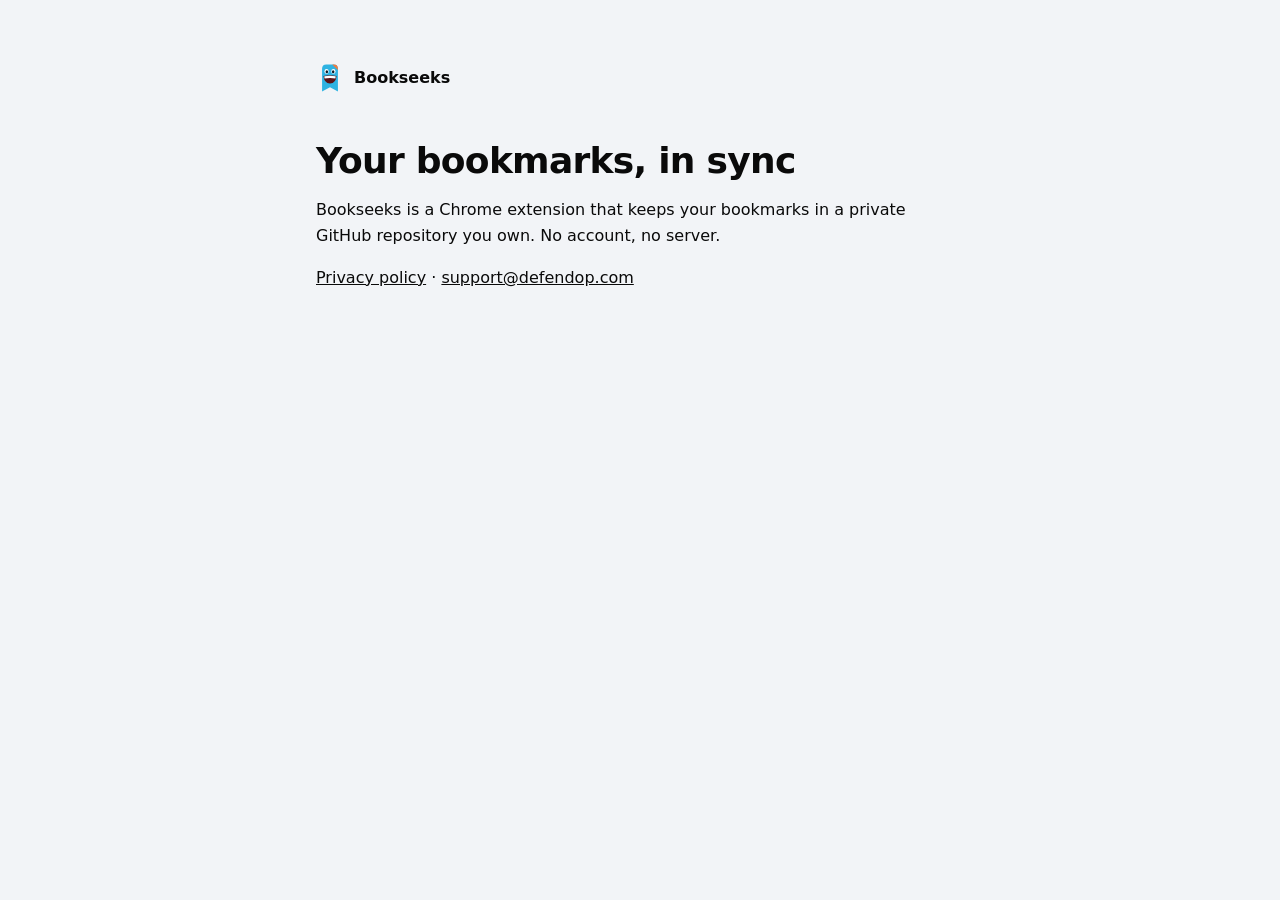
<file: index.html>
<!doctype html>
<html lang="en">
<head>
  <meta charset="utf-8">
  <meta name="viewport" content="width=device-width, initial-scale=1">
  <title>Bookseeks</title>
  <meta name="description" content="Bookseeks syncs your browser bookmarks with a private GitHub repository you own.">
  <link rel="icon" href="logo.svg">
  <link rel="stylesheet" href="style.css">
</head>
<body>
<main>
  <div class="brand"><img src="logo.svg" alt="">Bookseeks</div>
  <h1>Your bookmarks, in sync</h1>
  <p>Bookseeks is a Chrome extension that keeps your bookmarks in a private GitHub repository you own. No account, no server.</p>
  <p><a href="privacy/">Privacy policy</a> · <a href="mailto:support@defendop.com">support@defendop.com</a></p>
</main>
</body>
</html>
</file>
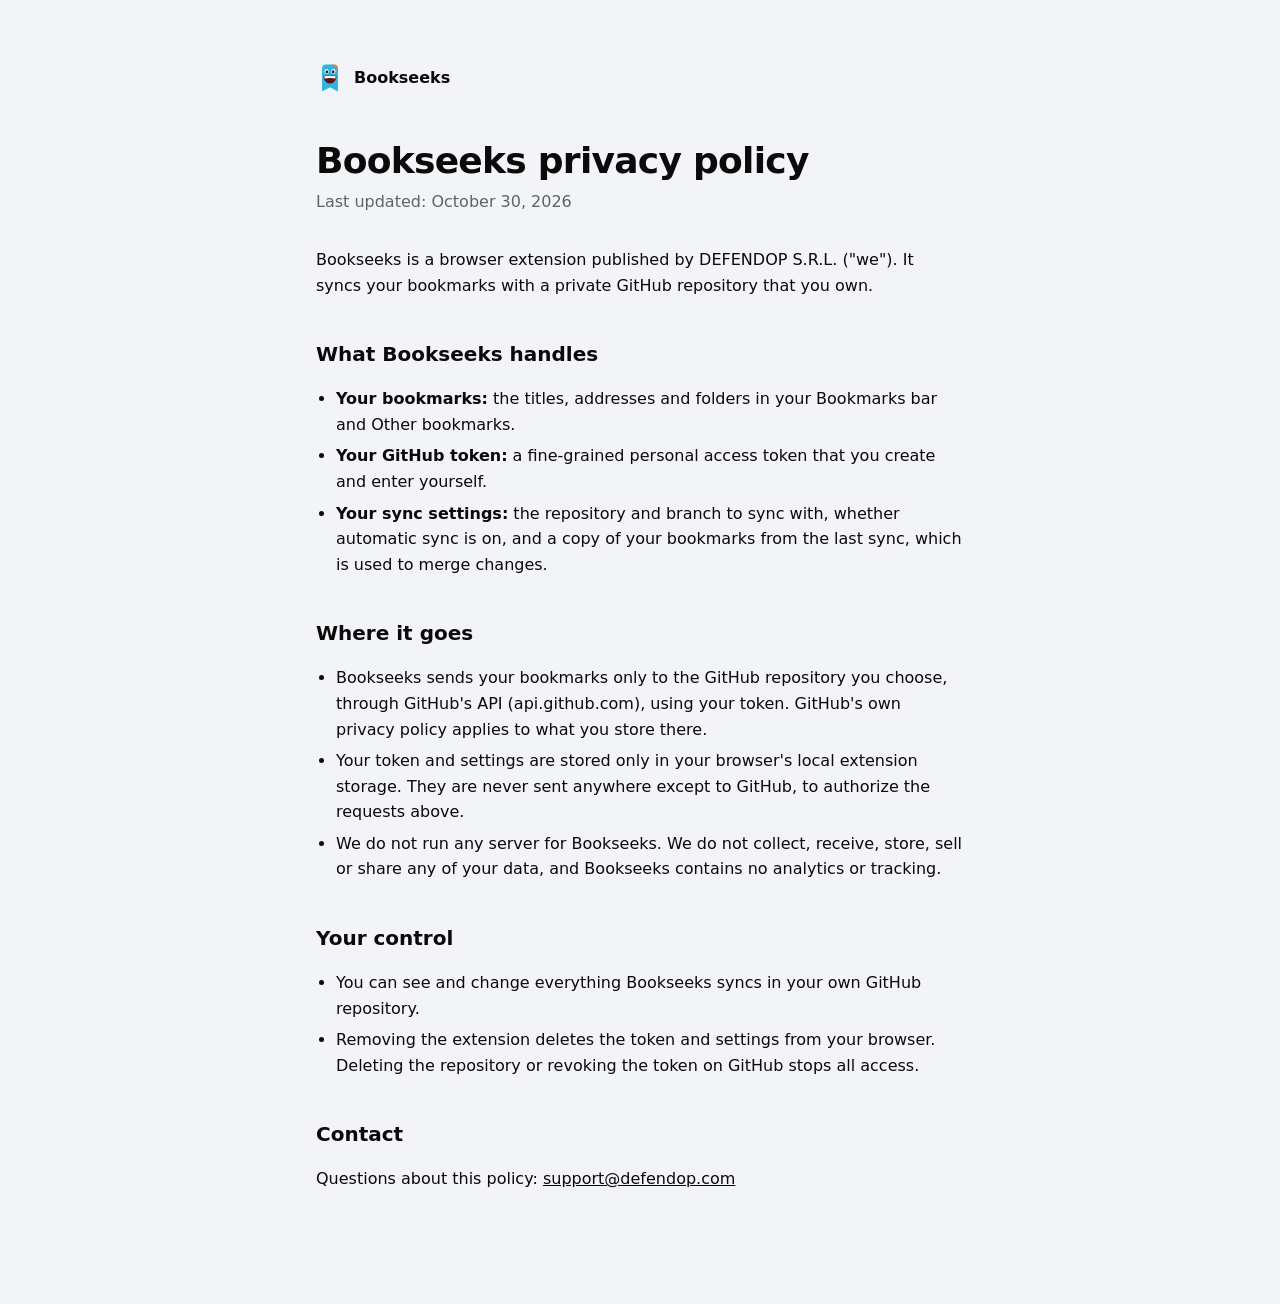
<file: privacy/index.html>
<!doctype html>
<html lang="en">
<head>
  <meta charset="utf-8">
  <meta name="viewport" content="width=device-width, initial-scale=1">
  <title>Bookseeks privacy policy</title>
  <meta name="description" content="How the Bookseeks browser extension handles your bookmarks and GitHub token.">
  <link rel="icon" href="../logo.svg">
  <link rel="stylesheet" href="../style.css">
</head>
<body>
<main>
  <div class="brand"><img src="../logo.svg" alt="">Bookseeks</div>
  <h1>Bookseeks privacy policy</h1>
  <p class="updated">Last updated: October 30, 2026</p>

  <p>Bookseeks is a browser extension published by DEFENDOP S.R.L. ("we"). It syncs your bookmarks with a private GitHub repository that you own.</p>

  <h2>What Bookseeks handles</h2>
  <ul>
    <li><strong>Your bookmarks:</strong> the titles, addresses and folders in your Bookmarks bar and Other bookmarks.</li>
    <li><strong>Your GitHub token:</strong> a fine-grained personal access token that you create and enter yourself.</li>
    <li><strong>Your sync settings:</strong> the repository and branch to sync with, whether automatic sync is on, and a copy of your bookmarks from the last sync, which is used to merge changes.</li>
  </ul>

  <h2>Where it goes</h2>
  <ul>
    <li>Bookseeks sends your bookmarks only to the GitHub repository you choose, through GitHub's API (api.github.com), using your token. GitHub's own privacy policy applies to what you store there.</li>
    <li>Your token and settings are stored only in your browser's local extension storage. They are never sent anywhere except to GitHub, to authorize the requests above.</li>
    <li>We do not run any server for Bookseeks. We do not collect, receive, store, sell or share any of your data, and Bookseeks contains no analytics or tracking.</li>
  </ul>

  <h2>Your control</h2>
  <ul>
    <li>You can see and change everything Bookseeks syncs in your own GitHub repository.</li>
    <li>Removing the extension deletes the token and settings from your browser. Deleting the repository or revoking the token on GitHub stops all access.</li>
  </ul>

  <h2>Contact</h2>
  <p>Questions about this policy: <a href="mailto:support@defendop.com">support@defendop.com</a></p>
</main>
</body>
</html>
</file>
<file: style.css>
:root { --ground: #f2f4f7; --surface: #ffffff; --text: #0a0a0a; --muted: #5f6368; --border: #e3e6ea; color-scheme: light; }
@media (prefers-color-scheme: dark) { :root { --ground: #000000; --surface: #111111; --text: #ffffff; --muted: #b4b4b4; --border: #222222; color-scheme: dark; } }
* { box-sizing: border-box; }
body { margin: 0; background: var(--ground); color: var(--text); font: 16px/1.6 system-ui, -apple-system, "Segoe UI", sans-serif; }
main { max-width: 680px; margin: 0 auto; padding: 64px 16px 96px; }
.brand { display: flex; align-items: center; gap: 10px; font-weight: 600; margin-bottom: 48px; }
.brand img { width: 28px; height: 28px; }
h1 { font-size: 36px; line-height: 1.15; letter-spacing: -0.02em; margin: 0 0 8px; }
h2 { font-size: 20px; margin: 40px 0 8px; }
p, li { max-width: 62ch; }
.updated { color: var(--muted); margin: 0 0 32px; }
a { color: inherit; }
ul { padding-left: 20px; }
li + li { margin-top: 6px; }
</file>
